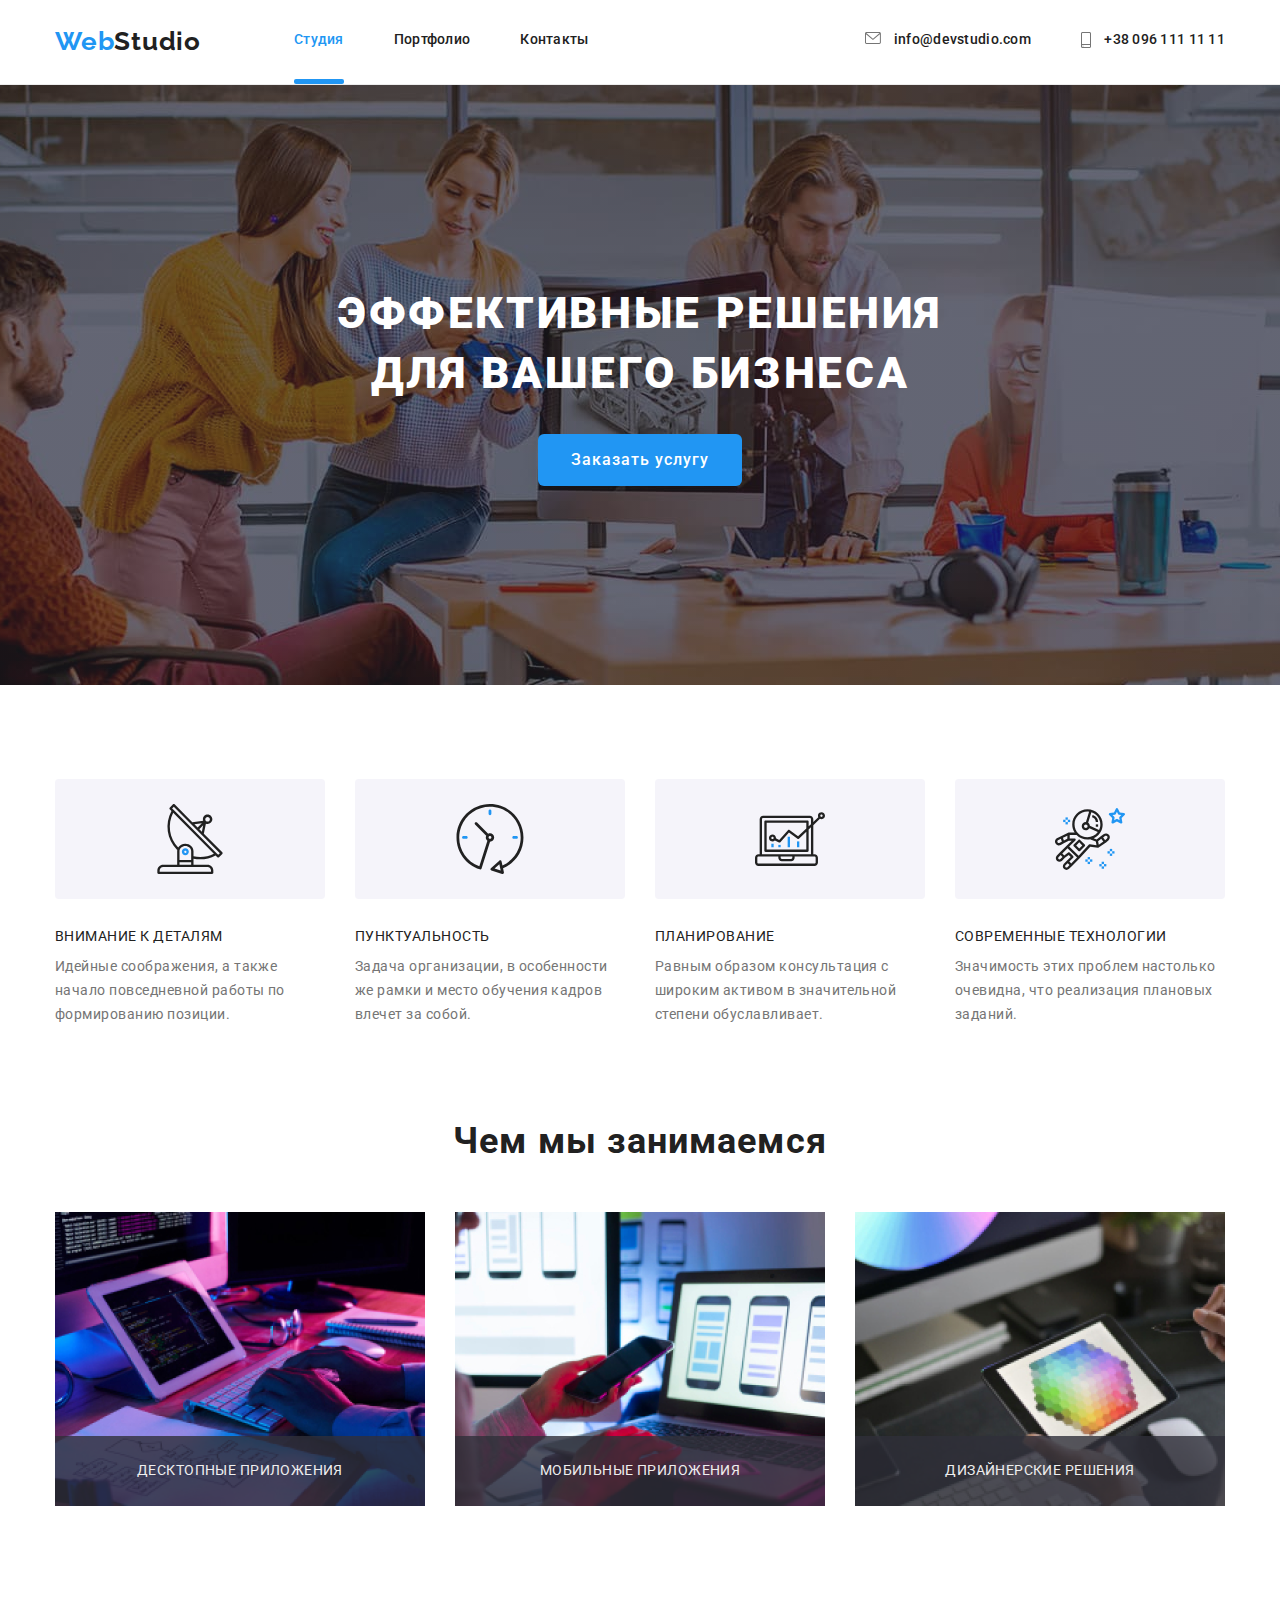
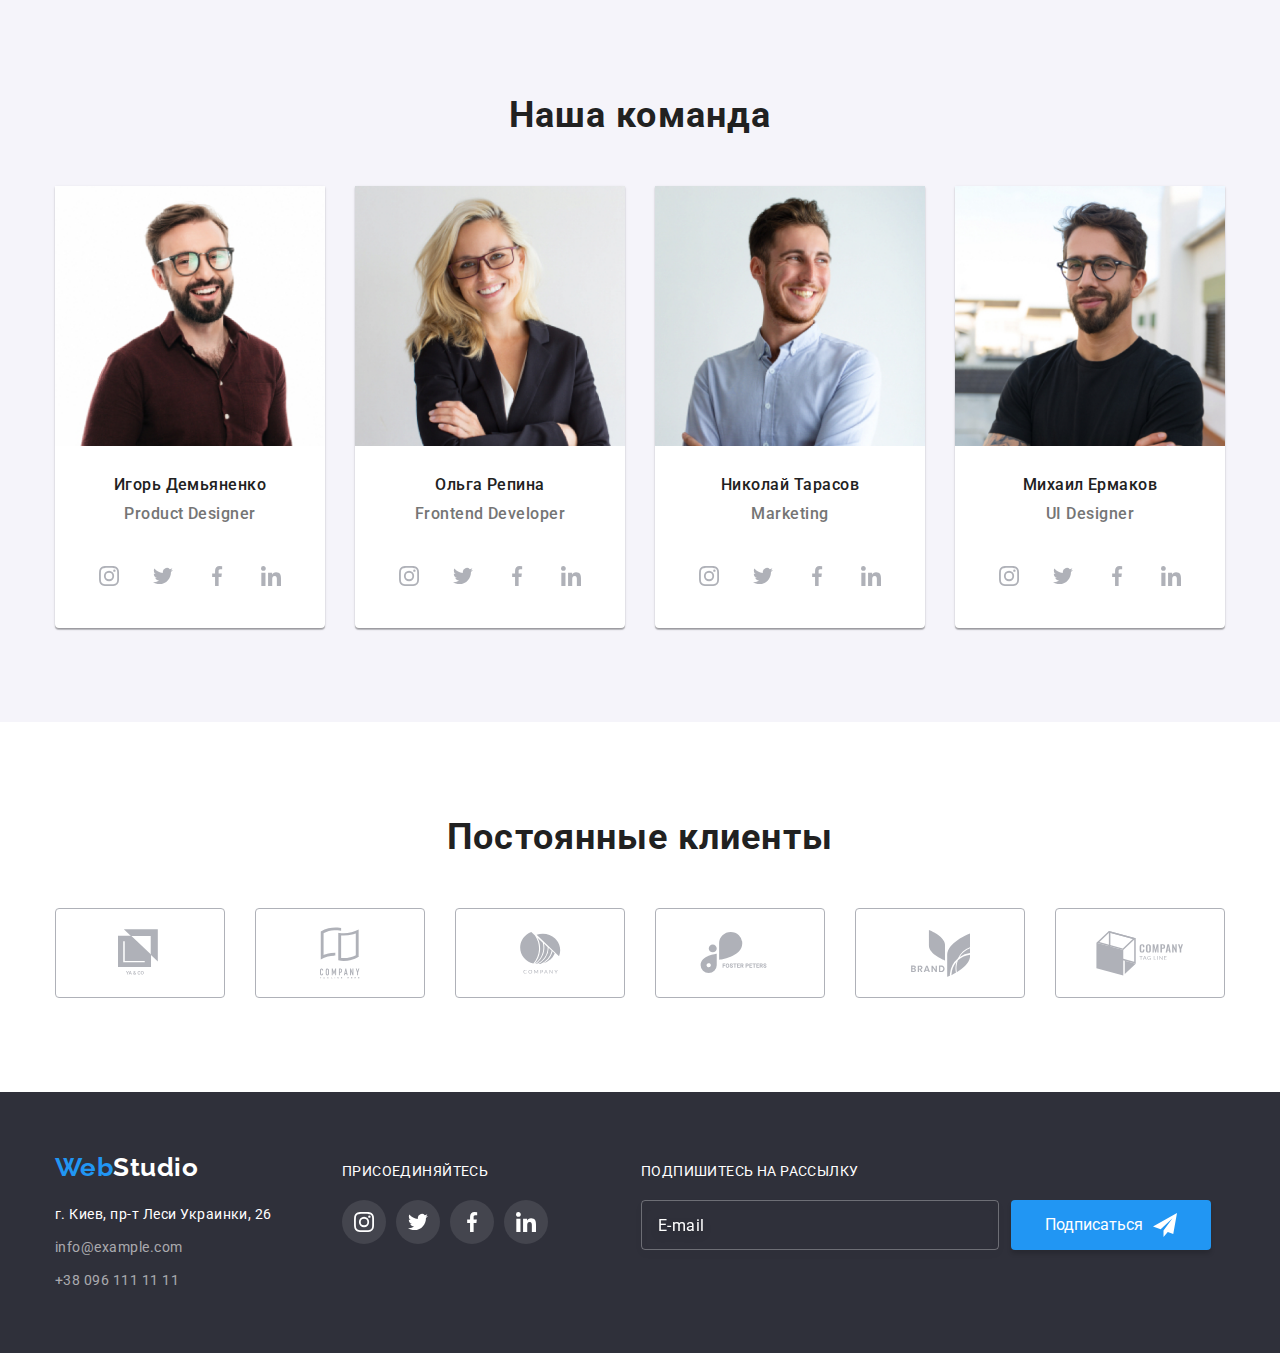
<file: index.html>
<!DOCTYPE html>
<html lang="ru">
  <head>
    <meta charset="UTF-8" />
    <meta name="viewport" content="width=device-width, initial-scale=1.0" />
    <title>My project</title>
    <link
      href="https://fonts.googleapis.com/css2?family=Raleway:wght@700&family=Roboto:wght@500&display=swap"
      rel="stylesheet"
    />
    <link
      rel="stylesheet"
      href="https://cdnjs.cloudflare.com/ajax/libs/modern-normalize/0.7.0/modern-normalize.min.css"
    />
    <link rel="stylesheet" href="./css/styles.min.css" />
  </head>
  <body>
    <header class="border">
      <nav class="container main-nav">
        <a href="./index.html" class="logo link">
          <span class="logo-header">Web</span>Studio
        </a>
        <ul class="site-nav list">
          <li class="site-nav__item">
            <a href="./index.html" class="line link current">Студия</a>
          </li>
          <li class="site-nav__item">
            <a href="./portfolio.html" class="link">Портфолио</a>
          </li>
          <li class="site-nav__item"><a href="" class="link">Контакты</a></li>
        </ul>

        <ul class="auth-nav list">
          <li class="auth-nav__item">
            <a
              class="auth-nav__header-contacts link"
              href="mailto:info@example.com"
            >
              <svg class="envelope">
                <use href="./img/icons/sprite.svg#icon-envelope"></use>
              </svg>
              info@devstudio.com
            </a>
          </li>

          <li class="auth-nav__item">
            <a
              class="auth-nav__header-contacts link"
              href="tel:380961111111"
            >
              <svg class="smartphone">
                <use href="./img/icons/sprite.svg#icon-smartphone"></use>
              </svg>
              +38 096 111 11 11</a
            >
            
          </li>
        </ul>
      </nav>
    </header>

    <main class="section">
      <section class="hero">
        <div class="hero-baner">
          <h1 class="hero__title">
            Эффективные решения <br />
            для вашего бизнеса
          </h1>
          <button data-modal-open type="button" class="button-primary">
            Заказать услугу
          </button>
        </div>
      </section>

      <section class="section-advantage">
        <div class="container">
          <ul class="advantage list">
            <li class="advantage__item">
              <h3 class="advantage__title">ВНИМАНИЕ К ДЕТАЛЯМ</h3>
              <p class="advantage__paragraph">
                Идейные соображения, а также начало повседневной работы по
                формированию позиции.
              </p>
            </li>
            <li class="advantage__item">
              <h3 class="advantage__title">ПУНКТУАЛЬНОСТЬ</h3>
              <p class="advantage__paragraph">
                Задача организации, в особенности же рамки и место обучения
                кадров влечет за собой.
              </p>
            </li>
            <li class="advantage__item">
              <h3 class="advantage__title">ПЛАНИРОВАНИЕ</h3>
              <p class="advantage__paragraph">
                Равным образом консультация с широким активом в значительной
                степени обуславливает.
              </p>
            </li>
            <li class="advantage__item">
              <h3 class="advantage__title">СОВРЕМЕННЫЕ ТЕХНОЛОГИИ</h3>
              <p class="advantage__paragraph">
                Значимость этих проблем настолько очевидна, что реализация
                плановых заданий.
              </p>
            </li>
          </ul>
        </div>
      </section>

      <section class="section-doing">
        <div class="container">
          <h2 class="section-clients__heading">Чем мы занимаемся</h2>
          <ul class="flex list">
            <li class="flex__item">
              <img src="./img/1.png" alt="ноут" width="370" />
              <div class="flex__img-thumb">
                <p class="flex__thumb">Десктопные приложения</p>
              </div>
            </li>
            <li class="flex__item">
              <img src="./img/2.png" alt="телефон" width="370" />
              <div class="flex__img-thumb">
                <p class="flex__thumb">Мобильные приложения</p>
              </div>
            </li>
            <li class="flex__item">
              <img src="./img/3.png" alt="планшет" width="370" />
              <div class="flex__img-thumb">
                <p class="flex__thumb">Дизайнерские решения</p>
              </div>
            </li>
          </ul>
        </div>
      </section>

      <section class="section-group">
        <div class="container">
          <h2 class="section-clients__heading">Наша команда</h2>
          <ul class="flex list">
            <li class="flex__group">
              <img src="./img/team1.png" alt="Игорь Демьяненко" width="270" />
              <h3 class="section__item">Игорь Демьяненко</h3>
              <p class="flex__direction">Product Designer</p>

              <ul class="list social-icons">
                <li class="social-icons__item">
                  <a
                    class="link social-icons__link"
                    href="https://www.instagram.com/"
                    aria-label="ссылка Инстаграм"
                  >
                    <svg class="social-icons__icon">
                      <use href="./img/icons/sprite.svg#icon-instagram"></use>
                    </svg>
                  </a>
                </li>

                <li class="social-icons__item">
                  <a
                    class="link social-icons__link"
                    href="https://twitter.com/"
                    aria-label="ссылка Твиттер"
                  >
                    <svg class="social-icons__icon">
                      <use href="./img/icons/sprite.svg#icon-twitter"></use>
                    </svg>
                  </a>
                </li>

                <li class="social-icons__item">
                  <a
                    class="link social-icons__link"
                    href="https://facebook.com/"
                    aria-label="ссылка Фейсбук"
                  >
                    <svg class="social-icons__icon">
                      <use href="./img/icons/sprite.svg#icon-facebook"></use>
                    </svg>
                  </a>
                </li>

                <li class="social-icons__item">
                  <a
                    class="link social-icons__link "
                    href="https://www.linkedin.com/"
                    aria-label="ссылка Линкедин"
                  >
                    <svg class="social-icons__icon">
                      <use href="./img/icons/sprite.svg#icon-linkedin"></use>
                    </svg>
                  </a>
                </li>
              </ul>
            </li>
            <li class="flex__group">
              <img src="./img/team2.png" alt="Ольга Репина" width="270" />
              <h3 class="section__item">Ольга Репина</h3>
              <p class="flex__direction">Frontend Developer</p>
              <ul class="list social-icons">
                <li class="social-icons__item">
                  <a
                    class="link social-icons__link "
                    href="https://www.instagram.com/"
                    aria-label="ссылка Инстаграм"
                  >
                    <svg class="social-icons__icon">
                      <use href="./img/icons/sprite.svg#icon-instagram"></use>
                    </svg>
                  </a>
                </li>

                <li class="social-icons__item">
                  <a
                    class="link social-icons__link "
                    href="https://twitter.com/"
                    aria-label="ссылка Твиттер"
                  >
                    <svg class="social-icons__icon">
                      <use href="./img/icons/sprite.svg#icon-twitter"></use>
                    </svg>
                  </a>
                </li>

                <li class="social-icons__item">
                  <a
                    class="link social-icons__link"
                    href="https://facebook.com/"
                    aria-label="ссылка Фейсбук"
                  >
                    <svg class="social-icons__icon">
                      <use href="./img/icons/sprite.svg#icon-facebook"></use>
                    </svg>
                  </a>
                </li>

                <li class="social-icons__item">
                  <a
                    class="link social-icons__link"
                    href="https://www.linkedin.com/"
                    aria-label="ссылка Линкедин"
                  >
                    <svg class="social-icons__icon">
                      <use href="./img/icons/sprite.svg#icon-linkedin"></use>
                    </svg>
                  </a>
                </li>
              </ul>
            </li>
            <li class="flex__group">
              <img src="./img/team3.png" alt="Николай Тарасов" width="270" />
              <h3 class="section__item">Николай Тарасов</h3>
              <p class="flex__direction">Marketing</p>
              <ul class="list social-icons">
                <li class="item social-icons__item">
                  <a
                    class="link social-icons__link"
                    href="https://www.instagram.com/"
                    aria-label="ссылка Инстаграм"
                  >
                    <svg class="social-icons__icon">
                      <use href="./img/icons/sprite.svg#icon-instagram"></use>
                    </svg>
                  </a>
                </li>

                <li class="item social-icons__item">
                  <a
                    class="link social-icons__link"
                    href="https://twitter.com/"
                    aria-label="ссылка Твиттер"
                  >
                    <svg class="social-icons__icon">
                      <use href="./img/icons/sprite.svg#icon-twitter"></use>
                    </svg>
                  </a>
                </li>

                <li class="item social-icons__item">
                  <a
                    class="link social-icons__link"
                    href="https://facebook.com/"
                    aria-label="ссылка Фейсбук"
                  >
                    <svg class="social-icons__icon">
                      <use href="./img/icons/sprite.svg#icon-facebook"></use>
                    </svg>
                  </a>
                </li>

                <li class="item social-icons__item">
                  <a
                    class="link social-icons__link"
                    href="https://www.linkedin.com/"
                    aria-label="ссылка Линкедин"
                  >
                    <svg class="social-icons__icon">
                      <use href="./img/icons/sprite.svg#icon-linkedin"></use>
                    </svg>
                  </a>
                </li>
              </ul>
            </li>
            <li class="flex__group">
              <img src="./img/team4.png" alt="Михаил Ермаков" width="270" />
              <h3 class="section__item">Михаил Ермаков</h3>
              <p class="flex__direction">UI Designer</p>
              <ul class="list social-icons">
                <li class="item social-icons__item">
                  <a
                    class="link social-icons__link"
                    href="https://www.instagram.com/"
                    aria-label="ссылка Инстаграм"
                  >
                    <svg class="social-icons__icon">
                      <use href="./img/icons/sprite.svg#icon-instagram"></use>
                    </svg>
                  </a>
                </li>

                <li class="item social-icons__item">
                  <a
                    class="link social-icons__link"
                    href="https://twitter.com/"
                    aria-label="ссылка Твиттер"
                  >
                    <svg class="social-icons__icon">
                      <use href="./img/icons/sprite.svg#icon-twitter"></use>
                    </svg>
                  </a>
                </li>

                <li class="item social-icons__item">
                  <a
                    class="link social-icons__link"
                    href="https://facebook.com/"
                    aria-label="ссылка Фейсбук"
                  >
                    <svg class="social-icons__icon">
                      <use href="./img/icons/sprite.svg#icon-facebook"></use>
                    </svg>
                  </a>
                </li>

                <li class="item social-icons__item">
                  <a
                    class="link social-icons__link"
                    href="https://www.linkedin.com/"
                    aria-label="ссылка Линкедин"
                  >
                    <svg class="social-icons__icon">
                      <use href="./img/icons/sprite.svg#icon-linkedin"></use>
                    </svg>
                  </a>
                </li>
              </ul>
            </li>
          </ul>
        </div>
      </section>

      <section class="section-clients">
        <h2 class="section-clients__heading">Постоянные клиенты</h2>
        <div class="container">
          <ul class="list company">
            <li class="company__item">
              <a class="company__link client__icon" href="" aria-label="Company1">
                <svg class="client__icon ya-co">
                  <use href="./img/icons/sprite.svg#icon-ya-co"></use>
                </svg>
              </a>
            </li>
            <li class="company__item">
              <a class="company__link client__icon" href="" aria-label="Company2">
                <svg class="client__icon line-here">
                  <use href="./img/icons/sprite.svg#icon-tag-line-here"></use>
                </svg>
              </a>
            </li>
            <li class="company__item">
              <a class="company__link client__icon" href="" aria-label="Company3">
                <svg class="client__icon icon-company">
                  <use href="./img/icons/sprite.svg#icon-company"></use>
                </svg>
              </a>
            </li>
            <li class="company__item">
              <a class="company__link client__icon" href="" aria-label="Company4">
                <svg class="client__icon foster">
                  <use href="./img/icons/sprite.svg#icon-foster"></use>
                </svg>
              </a>
            </li>
            <li class="company__item">
              <a class="company__link client__icon" href="" aria-label="Company5">
                <svg class="client__icon brand">
                  <use href="./img/icons/sprite.svg#icon-brand"></use>
                </svg>
              </a>
            </li>
            <li class="company__item">
              <a class="company__link client__icon" href="" aria-label="Company6">
                <svg class="client__icon tag__line">
                  <use href="./img/icons/sprite.svg#icon-tag-line"></use>
                </svg>
              </a>
            </li>
          </ul>
        </div>
      </section>
    </main>

    <footer class="info">
      <div class="container footer-block">
        <div class="address-block">
          <a href="./index.html" class="logo-footer link">
            <span class="logo-header">Web</span>Studio
          </a>

          <address>
            <p class="footer-address">г. Киев, пр-т Леси Украинки, 26</p>
          
            <a href="mailto:info@example.com" class="footer-data link"
              >info@example.com</a
            >
            
            <a href="tel:380961111111" class="footer-data link"
              >+38 096 111 11 11</a
            >
          </address>
        </div>
        <div class="footer-social-block">
          <h3 class="social">присоединяйтесь</h3>
          <ul class="list social-icons">
            <li class="item social-icons__item">
              <a
                class="link social-icons__link footer-icon"
                href="https://www.instagram.com/"
                aria-label="ссылка Инстаграм"
              >
                <svg class="social-icons__icon">
                  <use href="./img/icons/sprite.svg#icon-instagram"></use>
                </svg>
              </a>
            </li>
            <li class="item social-icons__item">
              <a
                class="link social-icons__link footer-icon"
                href="https://twitter.com/"
                aria-label="ссылка Твиттер"
              >
                <svg class="social-icons__icon">
                  <use href="./img/icons/sprite.svg#icon-twitter"></use>
                </svg>
              </a>
            </li>
            <li class="item social-icons__item">
              <a
                class="link social-icons__link footer-icon"
                href="https://facebook.com/"
                aria-label="ссылка Фейсбук"
              >
                <svg class="social-icons__icon">
                  <use href="./img/icons/sprite.svg#icon-facebook"></use>
                </svg>
              </a>
            </li>
            <li class="item social-icons__item">
              <a
                class="link social-icons__link footer-icon"
                href="https://www.linkedin.com/"
                aria-label="ссылка Линкедин"
              >
                <svg class="social-icons__icon">
                  <use href="./img/icons/sprite.svg#icon-linkedin"></use>
                </svg>
              </a>
            </li>
          </ul>
        </div>

    
        <div>
          <h3 class="social">Подпишитесь на рассылку</h3>
          <form class="footer-form">
            <input class="footer-input" type="email" name="mail" placeholder="E-mail">
            <button class="form-button" type="submit">Подписаться
              <svg class="icon-send">
                <use href="./img/icons/sprite.svg#icon-icon-send"></use>
              </svg>
            </button>
            
        </form>
          
        </div>
      </div>
    </footer>

    <div class="backdrop is-hidden" data-modal>
      <div class="modal">
        <button type="button" class="butclose--icon" data-modal-close>
          <svg class="close__icon">
            <use href="./img/icons/sprite.svg#icon-close"></use>
          </svg>
        </button>

        
        <form action="js-speaker-form" method="post" id="form">
          
          <label class="data" for="name">Оставьте свои данные, мы вам перезвоним</label> 

          <div class="form-field">
            <label class="form__label" for="name">Имя</label>
            <input class="form__input" type="text" name="name" id="name"  autofocus>
          
            <svg class="form__icon">
              <use href="./img/icons/sprite.svg#icon-person"></use>
            </svg> 
          
          </div>


          <div class="form-field">
          <label class="form__label" for="tel">Телефон</label>
          <input class="form__input" type="tel" name="tel" id="tel">
          <svg class="form__icon">
            <use href="./img/icons/sprite.svg#icon-phone"></use>
          </svg> 
        </div>

        <div class="form-field">
          <label class="form__label" for="mail">Почта</label>
          <input class="form__input" type="email" name="mail" id="mail">
          <svg class="form__icon">
            <use href="./img/icons/sprite.svg#icon-email"></use>
          </svg> 
        
        </div>

        <div class="form-field">
          <label class="form__label" for="comment">Комментарий</label> 
          <textarea class="form__textarea" name="comment" id="comment" cols="30" rows="10" placeholder="Введите текст"></textarea>
        </div>

       <div class="form-checkbox">
        <label  class="form__checkbox-label" for="policy">
          <input class="form__checkbox-input" type="checkbox" name="policy" id="policy">
          <span class="form__checkbox-icon"></span>
          Соглашаюсь с рассылкой и принимаю  <a href="" class="contract"> Условия договора</a>
           </label> 
        </div>
          

        
          <button type="submit" class="form-button">Отправить</button>
        </form>
      </div>

      
    </div>

   

    <script>
      (() => {
        const refs = {
          openModalBtn: document.querySelector('[data-modal-open]'),
          closeModalBtn: document.querySelector('[data-modal-close]'),
          modal: document.querySelector('[data-modal]'),
        };

        refs.openModalBtn.addEventListener('click', toggleModal);
        refs.closeModalBtn.addEventListener('click', toggleModal);

        function toggleModal() {
          refs.modal.classList.toggle('is-hidden');
        }
      })();
    </script>


<script>
(() => {
  document
    .querySelector('.js-speaker-form')
    .addEventListener('submit', e => {
      e.preventDefault();

      new FormData(e.currentTarget).forEach((value, name) =>
        console.log(`${name}: ${value}`),
      );

      e.currentTarget.reset();
    });
})();
</script>

  </body>
</html>
</file>
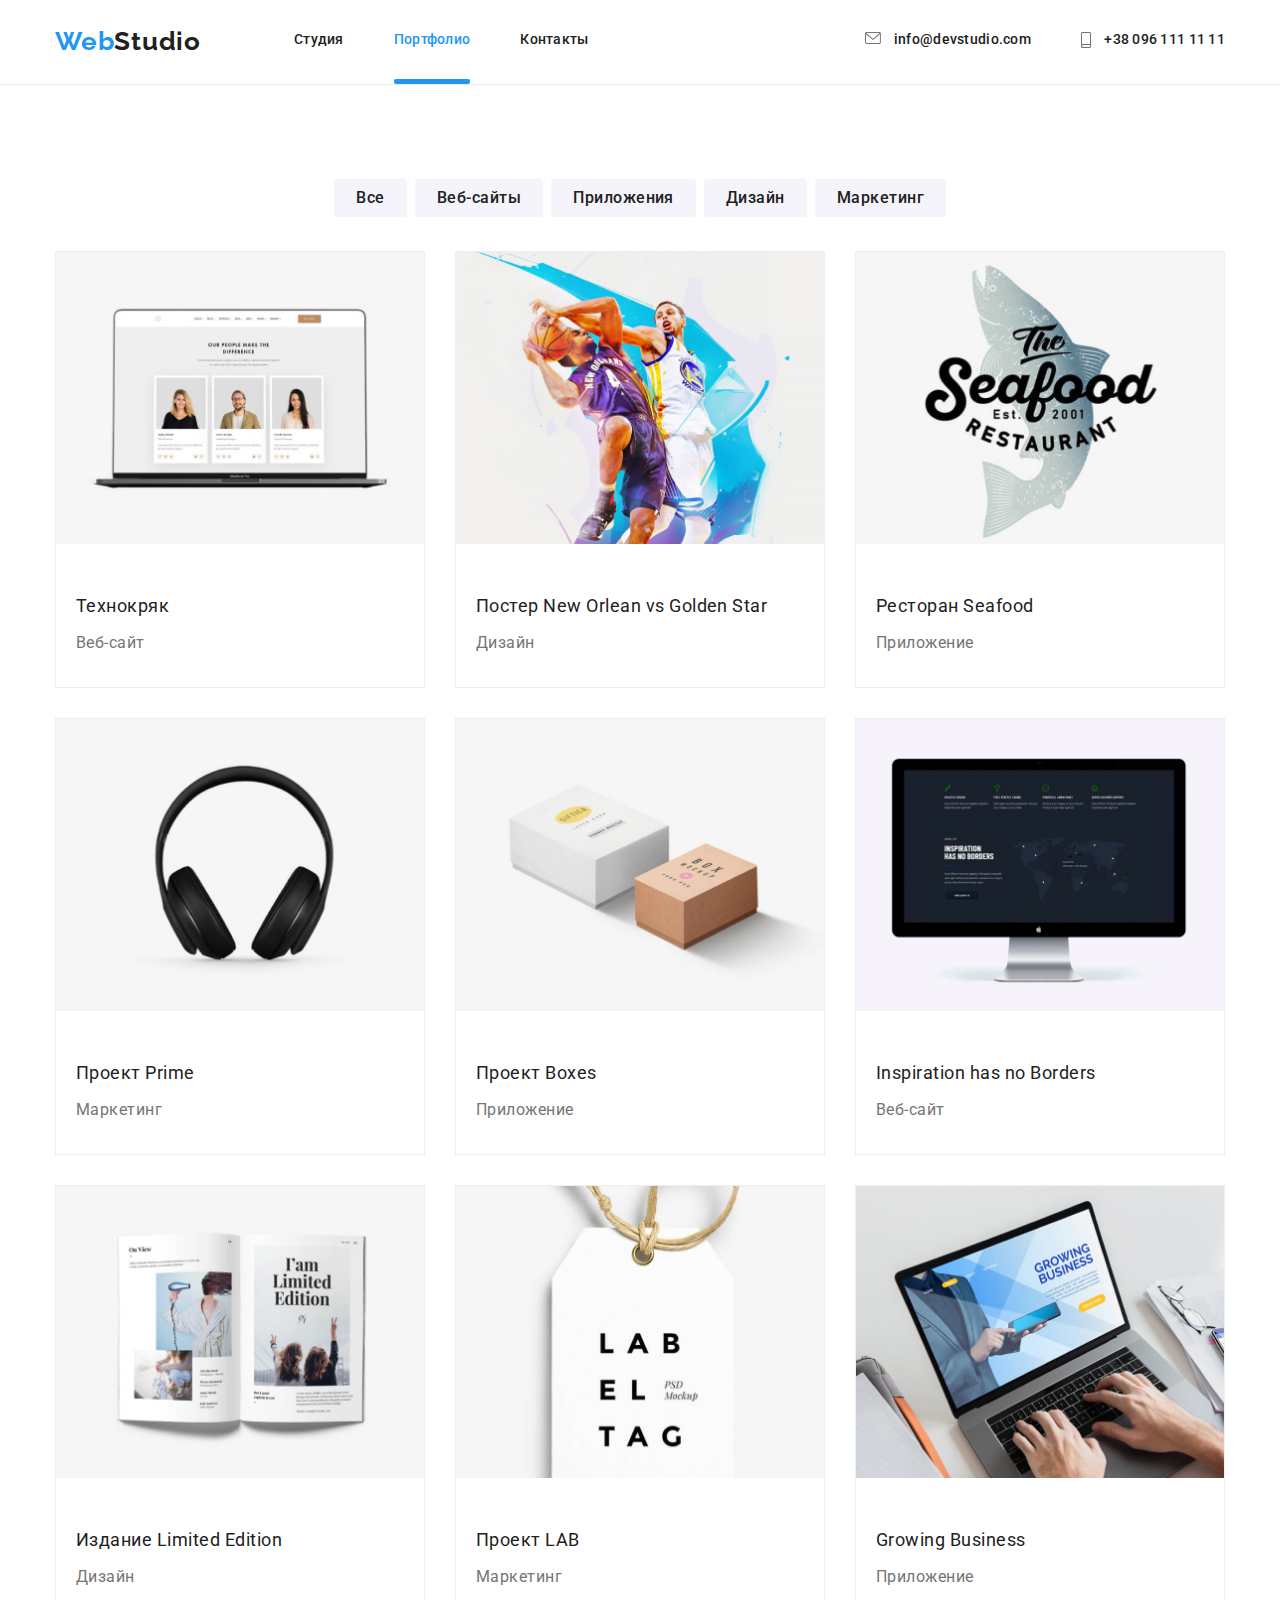
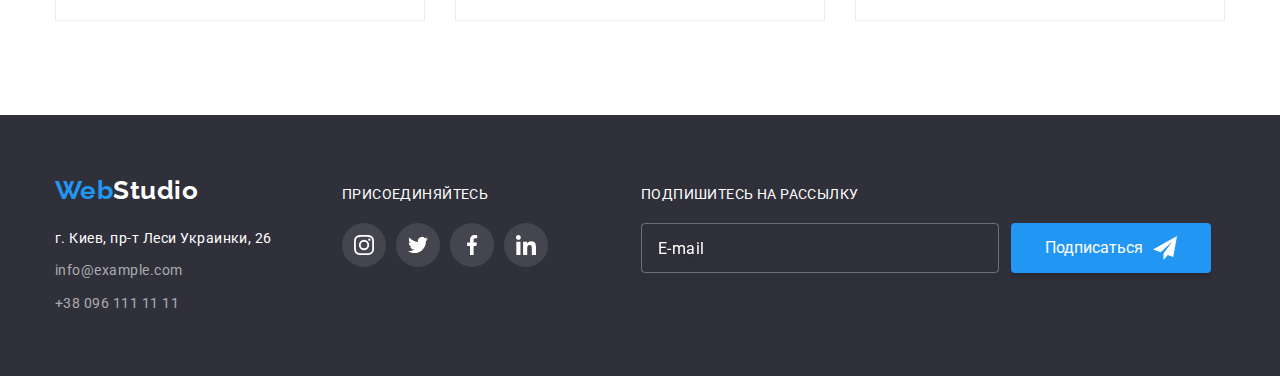
<file: portfolio.html>
<!DOCTYPE html>
<html lang="ru">
  <head>
    <meta charset="UTF-8" />
    <meta name="viewport" content="width=device-width, initial-scale=1.0" />
    <title>My project</title>
    <link
      href="https://fonts.googleapis.com/css2?family=Raleway:wght@700&family=Roboto:wght@500&display=swap"
      rel="stylesheet"
    />
    <link
      rel="stylesheet"
      href="https://cdnjs.cloudflare.com/ajax/libs/modern-normalize/0.7.0/modern-normalize.min.css"
    />
    <link rel="stylesheet" href="./css/styles.min.css" />
  </head>
  <body>
    <header class="border">
      <nav class="container main-nav">
        <a href="./index.html" class="logo link">
          <span class="logo-header">Web</span>Studio
        </a>
        <ul class="site-nav list">
          <li class="site-nav__item"><a href="./index.html" class="link">Студия</a></li>
          <li class="site-nav__item">
            <a href="" class="line link current">Портфолио</a>
          </li>
          <li class="site-nav__item"><a href="" class="link">Контакты</a></li>
        </ul>

        <ul class="auth-nav list">
          <li class="auth-nav__item">
            <a class="auth-nav__header-contacts link" href="mailto:info@example.com">
              <svg class="envelope connect-icon">
                <use href="./img/icons/sprite.svg#icon-envelope"></use>
              </svg>
              info@devstudio.com
            </a>
          </li>

          <li class="auth-nav__item">
            <a class="header-contacts link" href="tel:380961111111">
              <svg class="smartphone connect-icon">
                <use href="./img/icons/sprite.svg#icon-smartphone"></use>
              </svg>
              +38 096 111 11 11</a
            >
          </li>
        </ul>
      </nav>
    </header>

    <main>
      <section class="section-button">
        <div class="container">
          <h1 class="heder-portfolio">Portfolio</h1>
          <ul class="button-flex list">
            <li class="button-item">
              <button type="button" class="button-secondary">Все</button>
            </li>
            <li class="button-item">
              <button type="button" class="button-secondary">Веб-сайты</button>
            </li>
            <li class="button-item">
              <button type="button" class="button-secondary">Приложения</button>
            </li>
            <li class="button-item">
              <button type="button" class="button-secondary">Дизайн</button>
            </li>
            <li class="button-item">
              <button type="button" class="button-secondary">Маркетинг</button>
            </li>
          </ul>

            <ul class="cards list">
            <li class="flex-element">
              <a href="" class="link">
                <div class="product">
                    <img src="./img/tehno.jpg" alt="tehno" width="370" />

                    <div class="product-overlay">
                      <p class="product-actions">
                        Технокряк это современная площадка распространения
                        коронавируса. Компании используют эту платформу для
                        цифрового шпионажа и атак на защищённые сервера
                        конкурентов.
                      </p>
                    </div>
                </div>
                <div class="inscription">
                  <h2 class="cards-title">Технокряк</h2>
                  <p class="cards-paragraph">Веб-сайт</p>
                </div>
              </a>
            </li>

            <li class="flex-element">
              <a href="" class="link">
                <div class="product">
                <img src="./img/poster.jpg" alt="poster" width="370" />
                <div class="product-overlay">
                  <p class="product-actions">
                    Технокряк это современная площадка распространения
                    коронавируса. Компании используют эту платформу для
                    цифрового шпионажа и атак на защищённые сервера
                    конкурентов.
                  </p>
                </div>
               </div>
                <div class="inscription">
                  <h2 class="cards-title">Постер New Orlean vs Golden Star</h2>
                  <p class="cards-paragraph">Дизайн</p>
                </div>
              </a>
            </li>

            <li class="flex-element">
              <a href="" class="link">
                <div class="product">
                <img src="./img/seafood.jpg" alt="seafood" width="370" />
                <div class="product-overlay">
                  <p class="product-actions">
                    Технокряк это современная площадка распространения
                    коронавируса. Компании используют эту платформу для
                    цифрового шпионажа и атак на защищённые сервера
                    конкурентов.
                  </p>
                </div>
               </div>
                <div class="inscription">
                  <h2 class="cards-title">Ресторан Seafood</h2>
                  <p class="cards-paragraph">Приложение</p>
                </div>
              </a>
            </li>

            <li class="flex-element">
              <a href="" class="link">
                <div class="product">
                <img src="./img/prime.jpg" alt="prime" width="370" />
                <div class="product-overlay">
                  <p class="product-actions">
                    Технокряк это современная площадка распространения
                    коронавируса. Компании используют эту платформу для
                    цифрового шпионажа и атак на защищённые сервера
                    конкурентов.
                  </p>
                </div>
               </div>
                <div class="inscription">
                  <h2 class="cards-title">Проект Prime</h2>
                  <p class="cards-paragraph">Маркетинг</p>
                </div>
              </a>
            </li>

            <li class="flex-element">
              <a href="" class="link">
                <div class="product">
                <img src="./img/boxes.jpg" alt="boxes" width="370" />
                <div class="product-overlay">
                  <p class="product-actions">
                    Технокряк это современная площадка распространения
                    коронавируса. Компании используют эту платформу для
                    цифрового шпионажа и атак на защищённые сервера
                    конкурентов.
                  </p>
                </div>
               </div>
                <div class="inscription">
                  <h2 class="cards-title">Проект Boxes</h2>
                  <p class="cards-paragraph">Приложение</p>
                </div>
              </a>
            </li>

            <li class="flex-element">
              <a href="" class="link">
                <div class="product">
                <img src="./img/borders.jpg" alt="borders" width="370" />
                <div class="product-overlay">
                  <p class="product-actions">
                    Технокряк это современная площадка распространения
                    коронавируса. Компании используют эту платформу для
                    цифрового шпионажа и атак на защищённые сервера
                    конкурентов.
                  </p>
                </div>
               </div>
                <div class="inscription">
                  <h2 class="cards-title">Inspiration has no Borders</h2>
                  <p class="cards-paragraph">Веб-сайт</p>
                </div>
              </a>
            </li>

            <li class="flex-element">
              <a href="" class="link">
                <div class="product">
                <img
                  src="./img/limited-edition.jpg"
                  alt="limited-edition"
                  width="370"
                />
                <div class="product-overlay">
                  <p class="product-actions">
                    Технокряк это современная площадка распространения
                    коронавируса. Компании используют эту платформу для
                    цифрового шпионажа и атак на защищённые сервера
                    конкурентов.
                  </p>
                </div>
               </div>
                <div class="inscription">
                  <h2 class="cards-title">Издание Limited Edition</h2>
                  <p class="cards-paragraph">Дизайн</p>
                </div>
              </a>
            </li>

            <li class="flex-element">
              <a href="" class="link">
                <div class="product">
                <img src="./img/lab.jpg" alt="lab" width="370" />
                <div class="product-overlay">
                  <p class="product-actions">
                    Технокряк это современная площадка распространения
                    коронавируса. Компании используют эту платформу для
                    цифрового шпионажа и атак на защищённые сервера
                    конкурентов.
                  </p>
                </div>
               </div>
                <div class="inscription">
                  <h2 class="cards-title">Проект LAB</h2>
                  <p class="cards-paragraph">Маркетинг</p>
                </div>
              </a>
            </li>

            <li class="flex-element">
              <a href="" class="link">
                <div class="product">
                <img
                  src="./img/growing-business.jpg"
                  alt="growing-business"
                  width="370"
                />
                <div class="product-overlay">
                  <p class="product-actions">
                    Технокряк это современная площадка распространения
                    коронавируса. Компании используют эту платформу для
                    цифрового шпионажа и атак на защищённые сервера
                    конкурентов.
                  </p>
                </div>
               </div>
                <div class="inscription">
                  <h2 class="cards-title">Growing Business</h2>
                  <p class="cards-paragraph">Приложение</p>
                </div>
              </a>
            </li>
          </ul>
        </div>
      </section>
    </main>

    <footer class="info">
      <div class="container footer-block">
        <div class="address-block">
          <a href="./index.html" class="logo-footer link">
            <span class="logo-header">Web</span>Studio
          </a>

          <address>
            <p class="footer-address">г. Киев, пр-т Леси Украинки, 26</p>
          
            <a href="mailto:info@example.com" class="footer-data link"
              >info@example.com</a
            >
            
            <a href="tel:380961111111" class="footer-data link"
              >+38 096 111 11 11</a
            >
          </address>
        </div>
        <div class="footer-social-block">
          <h3 class="social">присоединяйтесь</h3>
          <ul class="list social-icons">
            <li class="item social-icons__item">
              <a
                class="link social-icons__link footer-icon"
                href="https://www.instagram.com/"
                aria-label="ссылка Инстаграм"
              >
                <svg class="social-icons__icon">
                  <use href="./img/icons/sprite.svg#icon-instagram"></use>
                </svg>
              </a>
            </li>
            <li class="item social-icons__item">
              <a
                class="link social-icons__link footer-icon"
                href="https://twitter.com/"
                aria-label="ссылка Твиттер"
              >
                <svg class="social-icons__icon">
                  <use href="./img/icons/sprite.svg#icon-twitter"></use>
                </svg>
              </a>
            </li>
            <li class="item social-icons__item">
              <a
                class="link social-icons__link footer-icon"
                href="https://facebook.com/"
                aria-label="ссылка Фейсбук"
              >
                <svg class="social-icons__icon">
                  <use href="./img/icons/sprite.svg#icon-facebook"></use>
                </svg>
              </a>
            </li>
            <li class="item social-icons__item">
              <a
                class="link social-icons__link footer-icon"
                href="https://www.linkedin.com/"
                aria-label="ссылка Линкедин"
              >
                <svg class="social-icons__icon">
                  <use href="./img/icons/sprite.svg#icon-linkedin"></use>
                </svg>
              </a>
            </li>
          </ul>
        </div>

    
        <div>
          <h3 class="social">Подпишитесь на рассылку</h3>
          <form class="footer-form">
            <input class="footer-input" type="email" name="mail" placeholder="E-mail">
            <button class="form-button" type="submit">Подписаться
              <svg class="icon-send">
                <use href="./img/icons/sprite.svg#icon-icon-send"></use>
              </svg>
            </button>
            
        </form>
          
        </div>
      </div>
    </footer>

  </body>
</html>
</file>
<file: css/styles.min.css>
html{-webkit-box-sizing:border-box;box-sizing:border-box}*,*::before,*::after{-webkit-box-sizing:inherit;box-sizing:inherit}body{background-color:#fff;color:#757575;font-family:Roboto, sans-serif;letter-spacing:0.03em}.list{padding:0;margin:0;list-style:none}textarea{resize:none}h1,h2,h3,h4,p{margin-top:0;margin-bottom:0}.link{text-decoration:none;position:relative}.link:hover,.link:focus{color:#2196f3}img{display:block;max-width:100%;height:auto}.border{border-bottom:1px solid #ececec}button{display:inline-block;border:1px solid transparent;text-align:center}.button-primary{display:inline-block;min-width:73px;border-radius:6px;padding:10px 32px;background-color:#2196f3;color:#fff;font-weight:500;font-size:16px;line-height:1.9;text-align:center;letter-spacing:0.06em;cursor:pointer}button:focus{outline:none}.butclose--icon{position:absolute;top:8px;right:8px;display:inline-block;-webkit-box-align:center;-ms-flex-align:center;align-items:center;width:30px;height:30px;border-radius:50%;color:#000000;background:#fff;border:1px solid rgba(0,0,0,0.1);cursor:pointer}.form-button{position:absolute;top:120%;left:30%;width:200px;height:50px;background-color:#2196f3;color:#fff;-webkit-box-shadow:0px 4px 4px rgba(0,0,0,0.15);box-shadow:0px 4px 4px rgba(0,0,0,0.15);border-radius:4px;cursor:pointer}.button-flex .button-item:not(:last-child){margin-right:8px}.footer-form .form-button{position:absolute;display:-webkit-box;display:-ms-flexbox;display:flex;-webkit-box-pack:center;-ms-flex-pack:center;justify-content:center;-webkit-box-align:center;-ms-flex-align:center;align-items:center;text-align:center;top:0;left:100%;margin-left:12px;background-color:#2196f3;color:#fff;width:200px;height:50px;padding:10px 28px;cursor:pointer;-webkit-transform:translateX(0%);transform:translateX(0%)}.button-secondary{display:inline-block;min-width:73px;height:38px;padding:6px 22px;background-color:#f5f4fa;color:#212121;text-decoration:none;border-radius:4px;border:none;font-family:Roboto;font-style:normal;font-weight:500;font-size:16px;line-height:1.6;letter-spacing:0.03em;text-align:center;-webkit-transition:color 250ms cubic-bezier(0.4, 0, 0.2, 1),background-color 250ms cubic-bezier(0.4, 0, 0.2, 1);transition:color 250ms cubic-bezier(0.4, 0, 0.2, 1),background-color 250ms cubic-bezier(0.4, 0, 0.2, 1);cursor:pointer}.button-secondary:hover,.button-secondary:focus{background-color:#2196f3;color:#fff}.button-flex{display:-webkit-box;display:-ms-flexbox;display:flex;-webkit-box-pack:center;-ms-flex-pack:center;justify-content:center;margin-top:94px;margin-bottom:34px}.section-button{padding-bottom:94px}button:focus{outline:none}.butclose--icon{position:absolute;top:8px;right:8px;display:inline-block;-webkit-box-align:center;-ms-flex-align:center;align-items:center;width:30px;height:30px;border-radius:50%;color:#212121;background:#fff;border:1px solid rgba(0,0,0,0.1);cursor:pointer}.close__icon{position:absolute;top:6px;right:6px;display:inline-block;-webkit-box-pack:center;-ms-flex-pack:center;justify-content:center;-webkit-box-align:center;-ms-flex-align:center;align-items:center;width:17px;height:17px;color:#000000;-webkit-transition:fill 250ms cubic-bezier(0.4, 0, 0.2, 1);transition:fill 250ms cubic-bezier(0.4, 0, 0.2, 1)}.butclose--icon:hover,.close__icon:hover{fill:#2196f3}.container{margin-left:auto;margin-right:auto;width:1200px;padding-left:15px;padding-right:15px}form{position:relative;width:100%;margin-left:auto;margin-right:auto;padding-right:40px;padding-left:40px}.form-button{position:absolute;top:120%;left:30%;width:200px;height:50px;background-color:#2196f3;color:#fff;-webkit-box-shadow:0px 4px 4px rgba(0,0,0,0.15);box-shadow:0px 4px 4px rgba(0,0,0,0.15);border-radius:4px;cursor:pointer}.form-field{position:relative;display:-webkit-box;display:-ms-flexbox;display:flex;-webkit-box-orient:vertical;-webkit-box-direction:normal;-ms-flex-direction:column;flex-direction:column}.form__label{margin-top:12px;margin-bottom:4px;width:25px;height:14px;font-family:Roboto;font-style:normal;font-weight:400px;font-size:12px;line-height:1.17;letter-spacing:0.01em;color:#757575}.form__input{padding-left:40px;width:448px;height:40px;outline:none;border:1px solid rgba(33,33,33,0.2);-webkit-box-sizing:border-box;box-sizing:border-box;border-radius:4px}.form__input:focus{border-color:#2196f3}.form__input:focus ~ .form__icon{fill:#2196f3}.form__icon{position:absolute;top:70%;left:12px;-webkit-transform:translateY(-50%);transform:translateY(-50%);display:inline-block;width:18px;height:18px;color:#212121}.form__textarea{width:448px;height:120px;border:1px solid rgba(33,33,33,0.2);-webkit-box-sizing:border-box;box-sizing:border-box;border-radius:4px;outline:none}.form__textarea:focus{border-color:#2196f3}.form__checkbox-input{position:absolute;width:1px;height:1px;margin:-1px;border:0;padding:0;clip:rect(0 0 0 0);overflow:hidden}.form-checkbox{margin-top:20px}.form__checkbox-label{position:absolute;display:-webkit-box;display:-ms-flexbox;display:flex;-webkit-box-align:center;-ms-flex-align:center;align-items:center;width:100%;height:24px;font-family:Roboto;font-style:normal;font-weight:250;font-size:14px;line-height:1.7;letter-spacing:0.03em;color:#757575}.form__checkbox-icon{display:inline-block;-webkit-box-align:center;-ms-flex-align:center;align-items:center;width:16px;height:16px;margin-right:8px;border:2px solid black;border-radius:2px}.form__checkbox-input:checked+.form__checkbox-icon{border-color:#2196f3;background-color:#2196f3;background-image:url(../img/icons/icon-check.svg);background-size:contain;background-origin:border-box}.logo{color:#212121;font-family:Raleway;font-style:normal;font-weight:bold;font-size:26px;line-height:1.2;letter-spacing:0.03em}.logo-header{color:#2196f3;font-family:Raleway}.logo-footer{color:#fff;font-family:Raleway;font-style:normal;font-weight:bold;font-size:26px;line-height:1.2}.backdrop{position:fixed;top:0;left:0;width:100%;height:100%;background-color:rgba(0,0,0,0.2);opacity:1;-webkit-transition:opacity 250ms cubic-bezier(0.4, 0, 0.2, 1);transition:opacity 250ms cubic-bezier(0.4, 0, 0.2, 1)}.backdrop.is-hidden{opacity:0;pointer-events:none}.backdrop.is-hidden .modal{-webkit-transform:translate(-50%, -50%) scale(1.1);transform:translate(-50%, -50%) scale(1.1)}.modal{position:relative;top:50%;left:50%;padding-top:40px;padding-bottom:40px;width:528px;height:581px;background-color:#fff;-webkit-box-shadow:0px 1px 3px rgba(0,0,0,0.12),0px 1px 1px rgba(0,0,0,0.14),0px 2px 1px rgba(0,0,0,0.2);box-shadow:0px 1px 3px rgba(0,0,0,0.12),0px 1px 1px rgba(0,0,0,0.14),0px 2px 1px rgba(0,0,0,0.2);border-radius:4px;-webkit-transform:translate(-50%, -50%) scale(1);transform:translate(-50%, -50%) scale(1);-webkit-transition:-webkit-transform 250ms cubic-bezier(0.4, 0, 0.2, 1);transition:-webkit-transform 250ms cubic-bezier(0.4, 0, 0.2, 1);transition:transform 250ms cubic-bezier(0.4, 0, 0.2, 1);transition:transform 250ms cubic-bezier(0.4, 0, 0.2, 1), -webkit-transform 250ms cubic-bezier(0.4, 0, 0.2, 1)}button:focus{outline:none}.butclose--icon{position:absolute;top:8px;right:8px;display:inline-block;-webkit-box-align:center;-ms-flex-align:center;align-items:center;width:30px;height:30px;border-radius:50%;color:#212121;background:#fff;border:1px solid rgba(0,0,0,0.1);cursor:pointer}.close__icon{position:absolute;top:6px;right:6px;display:inline-block;-webkit-box-pack:center;-ms-flex-pack:center;justify-content:center;-webkit-box-align:center;-ms-flex-align:center;align-items:center;width:17px;height:17px;color:#000000;-webkit-transition:fill 250ms cubic-bezier(0.4, 0, 0.2, 1);transition:fill 250ms cubic-bezier(0.4, 0, 0.2, 1)}.butclose--icon:hover,.close__icon:hover{fill:#2196f3}.data{width:448px;height:23px;font-family:Roboto;font-style:normal;font-weight:bold;font-size:20px;line-height:1.15;text-align:center;letter-spacing:0.03em;color:#212121}textarea::-webkit-input-placeholder{padding:12px 16px;font-family:Roboto;font-style:normal;font-weight:normal;font-size:12px;line-height:1.17;letter-spacing:0.01em;color:rgba(117,117,117,0.5)}textarea:-ms-input-placeholder{padding:12px 16px;font-family:Roboto;font-style:normal;font-weight:normal;font-size:12px;line-height:1.17;letter-spacing:0.01em;color:rgba(117,117,117,0.5)}textarea::-ms-input-placeholder{padding:12px 16px;font-family:Roboto;font-style:normal;font-weight:normal;font-size:12px;line-height:1.17;letter-spacing:0.01em;color:rgba(117,117,117,0.5)}textarea::placeholder{padding:12px 16px;font-family:Roboto;font-style:normal;font-weight:normal;font-size:12px;line-height:1.17;letter-spacing:0.01em;color:rgba(117,117,117,0.5)}.social-icons{display:-webkit-box;display:-ms-flexbox;display:flex;-webkit-box-pack:center;-ms-flex-pack:center;justify-content:center;-webkit-box-align:center;-ms-flex-align:center;align-items:center;margin-bottom:30px}.social-icons__item:not(:last-child){margin-right:10px}.social-icons__link{display:-webkit-box;display:-ms-flexbox;display:flex;-webkit-box-pack:center;-ms-flex-pack:center;justify-content:center;-webkit-box-align:center;-ms-flex-align:center;align-items:center;width:44px;height:44px;fill:#afb1b8;border-radius:50%;-webkit-transition:background-color 250ms cubic-bezier(0.4, 0, 0.2, 1),fill 250ms cubic-bezier(0.4, 0, 0.2, 1);transition:background-color 250ms cubic-bezier(0.4, 0, 0.2, 1),fill 250ms cubic-bezier(0.4, 0, 0.2, 1)}.social-icons__link:hover,.social-icons__link:focus{fill:#fff;background-color:#2196f3}.social-icons__link:hover,.social-icons__link:focus{fill:#fff}.social-icons__icon{width:20px;height:20px}.section-advantage{padding-top:94px;padding-bottom:94px}.advantage{display:-webkit-box;display:-ms-flexbox;display:flex;-ms-flex-wrap:wrap;flex-wrap:wrap}.advantage__item{width:calc((100% - 90px) / 4);margin-right:30px}.advantage__item:nth-child(4n){margin-right:0}.advantage__item::before{display:block;content:'';width:270px;height:120px;margin-top:0;margin-bottom:30px;background-size:contain;background-size:70px;background-repeat:no-repeat;background-position:center;background-color:#f5f4fa;border-radius:4px}.advantage__item:nth-child(1)::before{background-image:url(../img/antenna.svg)}.advantage__item:nth-child(2)::before{background-image:url(../img/clock.svg)}.advantage__item:nth-child(3)::before{background-image:url(../img/diagram.svg)}.advantage__item:nth-child(4)::before{background-image:url(../img/astronaut.svg)}.advantage__title{margin-top:0;margin-bottom:10px;color:#212121;font-weight:400;font-size:14px;line-height:1.14}.advantage__paragraph{color:var(--primary-text-color);font-weight:400;font-size:14px;line-height:1.7}.company{display:-webkit-box;display:-ms-flexbox;display:flex;-webkit-box-pack:center;-ms-flex-pack:center;justify-content:center;-webkit-box-align:center;-ms-flex-align:center;align-items:center}.company__item{margin-right:30px}.company__item:last-child{margin-right:0}.company__link{display:-webkit-inline-box;display:-ms-inline-flexbox;display:inline-flex;-webkit-box-pack:center;-ms-flex-pack:center;justify-content:center;-webkit-box-align:center;-ms-flex-align:center;align-items:center;width:170px;height:90px;border:1px solid #afb1b8;-webkit-box-sizing:border-box;box-sizing:border-box;border-radius:4px;fill:#afb1b8;-webkit-transition:border 250ms cubic-bezier(0.4, 0, 0.2, 1),border 250ms cubic-bezier(0.4, 0, 0.2, 1);transition:border 250ms cubic-bezier(0.4, 0, 0.2, 1),border 250ms cubic-bezier(0.4, 0, 0.2, 1)}.company__link.client__icon:hover{fill:#2196f3;border:1px solid #2196f3}.flex{display:-webkit-box;display:-ms-flexbox;display:flex;-ms-flex-wrap:wrap;flex-wrap:wrap}.flex__item{position:relative;width:370;margin-right:30px}.flex__item:nth-child(3n){margin-right:0}.flex__img-thumb{display:-webkit-box;display:-ms-flexbox;display:flex;-webkit-box-pack:center;-ms-flex-pack:center;justify-content:center;-webkit-box-align:center;-ms-flex-align:center;align-items:center;position:absolute;content:'';width:100%;height:24%;bottom:0;left:0;background-color:rgba(47,48,58,0.8);opacity:1}.flex__thumb{font-family:Roboto;font-style:normal;font-weight:400;font-size:14px;line-height:1.14;text-align:center;letter-spacing:0.03em;text-transform:uppercase;color:#eeeeee}.flex__group{background-color:#fff;width:270;margin-right:30px;-webkit-box-shadow:0px 1px 3px rgba(0,0,0,0.12),0px 1px 1px rgba(0,0,0,0.14),0px 2px 1px rgba(0,0,0,0.2);box-shadow:0px 1px 3px rgba(0,0,0,0.12),0px 1px 1px rgba(0,0,0,0.14),0px 2px 1px rgba(0,0,0,0.2);border-radius:0px 0px 4px 4px}.flex__group:nth-child(4n){margin-right:0}.flex__direction{margin-top:10px;margin-bottom:30px;text-align:center;color:#757575;font-weight:500;font-size:16px;line-height:1.18}.info{background-color:#2f303a}.footer-block{display:-webkit-box;display:-ms-flexbox;display:flex;-webkit-box-align:baseline;-ms-flex-align:baseline;align-items:baseline;padding:60px 15px}address{font-style:normal;margin-top:20px}.address-block{margin-right:70px}.footer-data{display:block;margin-top:9px;margin-bottom:0;text-decoration:none;color:rgba(255,255,255,0.6);font-weight:400;font-size:14px;line-height:1.7;-webkit-transition:color 250ms cubic-bezier(0.4, 0, 0.2, 1);transition:color 250ms cubic-bezier(0.4, 0, 0.2, 1)}.footer-data:hover,.footer-data:focus{color:#2196f3}.footer-address{color:#fff;font-weight:400;font-size:14px;line-height:1.7}.footer-social-block{margin-right:93px}.social{margin:0;margin-bottom:20px;width:100%;font-family:Roboto;font-style:normal;font-weight:400;font-size:14px;line-height:1.14;letter-spacing:0.03em;text-transform:uppercase;color:#fff}.footer-icon{fill:#fff;background-color:rgba(255,255,255,0.1)}.footer-social-block .social-icons{margin-bottom:0}.footer-form{position:relative;display:-webkit-box;display:-ms-flexbox;display:flex;padding-left:0;padding-right:0}.footer-input{width:358px;height:50px;padding-left:16px;padding-top:15px;padding-bottom:15px;border:1px solid rgba(255,255,255,0.3);-webkit-box-sizing:border-box;box-sizing:border-box;-webkit-filter:drop-shadow(0px 4px 4px rgba(0,0,0,0.15));filter:drop-shadow(0px 4px 4px rgba(0,0,0,0.15));border-radius:4px;color:rgba(255,255,255,0.6);background-color:var(--dark-background-color)}input::-webkit-input-placeholder{width:47px;height:20px;font-family:Roboto;font-style:normal;font-weight:normal;font-size:16px;line-height:20px;display:-webkit-box;display:flex;-webkit-box-align:center;align-items:center;letter-spacing:0.03em;color:#fff}input:-ms-input-placeholder{width:47px;height:20px;font-family:Roboto;font-style:normal;font-weight:normal;font-size:16px;line-height:20px;display:-ms-flexbox;display:flex;-ms-flex-align:center;align-items:center;letter-spacing:0.03em;color:#fff}input::-ms-input-placeholder{width:47px;height:20px;font-family:Roboto;font-style:normal;font-weight:normal;font-size:16px;line-height:20px;display:-ms-flexbox;display:flex;-ms-flex-align:center;align-items:center;letter-spacing:0.03em;color:#fff}input::placeholder{width:47px;height:20px;font-family:Roboto;font-style:normal;font-weight:normal;font-size:16px;line-height:20px;display:-webkit-box;display:-ms-flexbox;display:flex;-webkit-box-align:center;-ms-flex-align:center;align-items:center;letter-spacing:0.03em;color:#fff}.icon-send{margin-left:10px;width:24px;height:24px}.hero{display:-webkit-box;display:-ms-flexbox;display:flex;-webkit-box-orient:vertical;-webkit-box-direction:normal;-ms-flex-direction:column;flex-direction:column;-webkit-box-pack:center;-ms-flex-pack:center;justify-content:center;-webkit-box-align:center;-ms-flex-align:center;align-items:center;max-width:1600px;min-height:600px;margin-left:auto;margin-right:auto;background-color:#2f303a;background-image:-webkit-gradient(linear, left top, right top, from(rgba(47,48,58,0.4)), to(rgba(47,48,58,0.4))),url("../img/header.jpg");background-image:linear-gradient(to right, rgba(47,48,58,0.4), rgba(47,48,58,0.4)),url("../img/header.jpg");background-repeat:no-repeat;background-size:cover;background-position:center}.hero-baner{display:block;text-align:center}.hero__title{margin-bottom:30px;color:#fff;font-weight:900;font-size:44px;line-height:1.36;text-align:center;letter-spacing:0.06em;text-transform:uppercase}.main-nav{display:-webkit-box;display:-ms-flexbox;display:flex;-webkit-box-align:center;-ms-flex-align:center;align-items:center}.site-nav{display:-webkit-box;display:-ms-flexbox;display:flex;margin-left:93px}.site-nav .link::after{content:'';position:absolute;left:0;bottom:0;width:100%;height:5px;border-radius:2px;background-color:#2196f3;opacity:0;-webkit-transform:scaleX(0);transform:scaleX(0);-webkit-transition:opasity 250ms cubic-bezier(0.4, 0, 0.2, 1),-webkit-transform 500ms cubic-bezier(0.4, 0, 0.2, 1);transition:opasity 250ms cubic-bezier(0.4, 0, 0.2, 1),-webkit-transform 500ms cubic-bezier(0.4, 0, 0.2, 1);transition:transform 500ms cubic-bezier(0.4, 0, 0.2, 1),opasity 250ms cubic-bezier(0.4, 0, 0.2, 1);transition:transform 500ms cubic-bezier(0.4, 0, 0.2, 1),opasity 250ms cubic-bezier(0.4, 0, 0.2, 1),-webkit-transform 500ms cubic-bezier(0.4, 0, 0.2, 1)}.site-nav .link:hover::after{opacity:1;-webkit-transform:scaleX(1);transform:scaleX(1)}.site-nav .line::after{opacity:1;-webkit-transform:scaleX(1);transform:scaleX(1)}.auth-nav{display:-webkit-box;display:-ms-flexbox;display:flex;margin-left:auto}.auth-nav__header-contacts{display:block;padding-top:32px;padding-bottom:32px}.site-nav .site-nav__item+.site-nav__item,.auth-nav .auth-nav__item+.auth-nav__item{margin-left:50px}.envelope{margin-right:10px;width:16px;height:12px;fill:#757575}.smartphone{display:inline-block;vertical-align:bottom;margin-right:10px;width:10px;height:16px;fill:#757575}.envelope:hover,.envelope:focus,.smartphone:hover,.smartphone:focus{fill:#2196f3}.site-nav .link,.auth-nav .link{display:inline-block;-webkit-box-align:center;-ms-flex-align:center;align-items:center;padding-top:32px;padding-bottom:36px;color:#212121;font-weight:500;font-size:14px;line-height:1.14;letter-spacing:0.02em;-webkit-transition:color 250ms cubic-bezier(0.4, 0, 0.2, 1);transition:color 250ms cubic-bezier(0.4, 0, 0.2, 1)}.site-nav .link:hover,.site-nav .link:focus{color:#2196f3}.site-nav .link.current{color:#2196f3}.auth-nav .link:hover,.auth-nav .link:focus{color:#2196f3}.heder-portfolio{font-size:0}.cards{display:-webkit-box;display:-ms-flexbox;display:flex;-ms-flex-wrap:wrap;flex-wrap:wrap}.inscription{padding:24px 20px;margin-top:20px;margin-bottom:4px}.product{position:relative;overflow:hidden}.product-overlay{position:absolute;top:0;left:0;width:100%;height:100%;background-color:rgba(33,150,243,0.9);padding:63px 24px;-webkit-transform:translateY(100%);transform:translateY(100%);-webkit-transition:-webkit-transform 250ms cubic-bezier(0.4, 0, 0.2, 1);transition:-webkit-transform 250ms cubic-bezier(0.4, 0, 0.2, 1);transition:transform 250ms cubic-bezier(0.4, 0, 0.2, 1);transition:transform 250ms cubic-bezier(0.4, 0, 0.2, 1), -webkit-transform 250ms cubic-bezier(0.4, 0, 0.2, 1)}.flex-element:hover .product-overlay{-webkit-transform:translateY(0%);transform:translateY(0%)}.product-actions{height:100%;font-family:Roboto;font-style:normal;font-weight:400;font-size:18px;line-height:28px;letter-spacing:0.03em;color:#fff}.cards-title{margin-top:0;margin-bottom:4px;color:#212121;font-family:Roboto;font-style:normal;font-weight:400;font-size:18px;line-height:2}.cards-paragraph{font-weight:400;font-size:16px;line-height:1.9;color:#757575}.flex-element{margin-right:30px;margin-bottom:30px;width:370px;min-height:404px;border:1px solid #eeeeee;background-color:#fff}.flex-element:hover,.flex-element:focus{-webkit-box-shadow:0px 1px 1px rgba(0,0,0,0.12),0px 4px 4px rgba(0,0,0,0.06),1px 4px 6px rgba(0,0,0,0.16);box-shadow:0px 1px 1px rgba(0,0,0,0.12),0px 4px 4px rgba(0,0,0,0.06),1px 4px 6px rgba(0,0,0,0.16)}.flex-element:nth-child(3n){margin-right:0}.cards .flex-element:nth-last-child(-n+3){margin-bottom:0}.section-group{padding-top:94px;padding-bottom:94px;background-color:#f5f4fa}.section__item{margin-top:30px;margin-bottom:0;text-align:center;color:#212121;font-weight:500;font-size:16px;line-height:1.18}.section-group .section-clients__heading{margin-top:0;margin-bottom:50px;color:#212121;font-weight:700;font-size:36px;line-height:1, 2;text-align:center}.section-clients{padding-top:94px;padding-bottom:94px}.section-clients__heading{margin-top:0;margin-bottom:50px;font-family:Roboto;font-style:normal;font-weight:bold;font-size:36px;line-height:42px;text-align:center;letter-spacing:0.03em;color:#212121}.ya-co{width:44px;height:49px}.line-here{width:40px;height:52px}.icon-company{width:41px;height:42px}.foster{width:80px;height:42px}.brand{width:59px;height:47px}.tag__line{width:88px;height:45px}.section-doing{padding-top:0;padding-bottom:94px}.section-doing .section-clients__heading{margin-top:0;margin-bottom:50px;color:#212121;font-weight:700;font-size:36px;line-height:1, 2;text-align:center}
/*# sourceMappingURL=styles.min.css.map */
</file>
